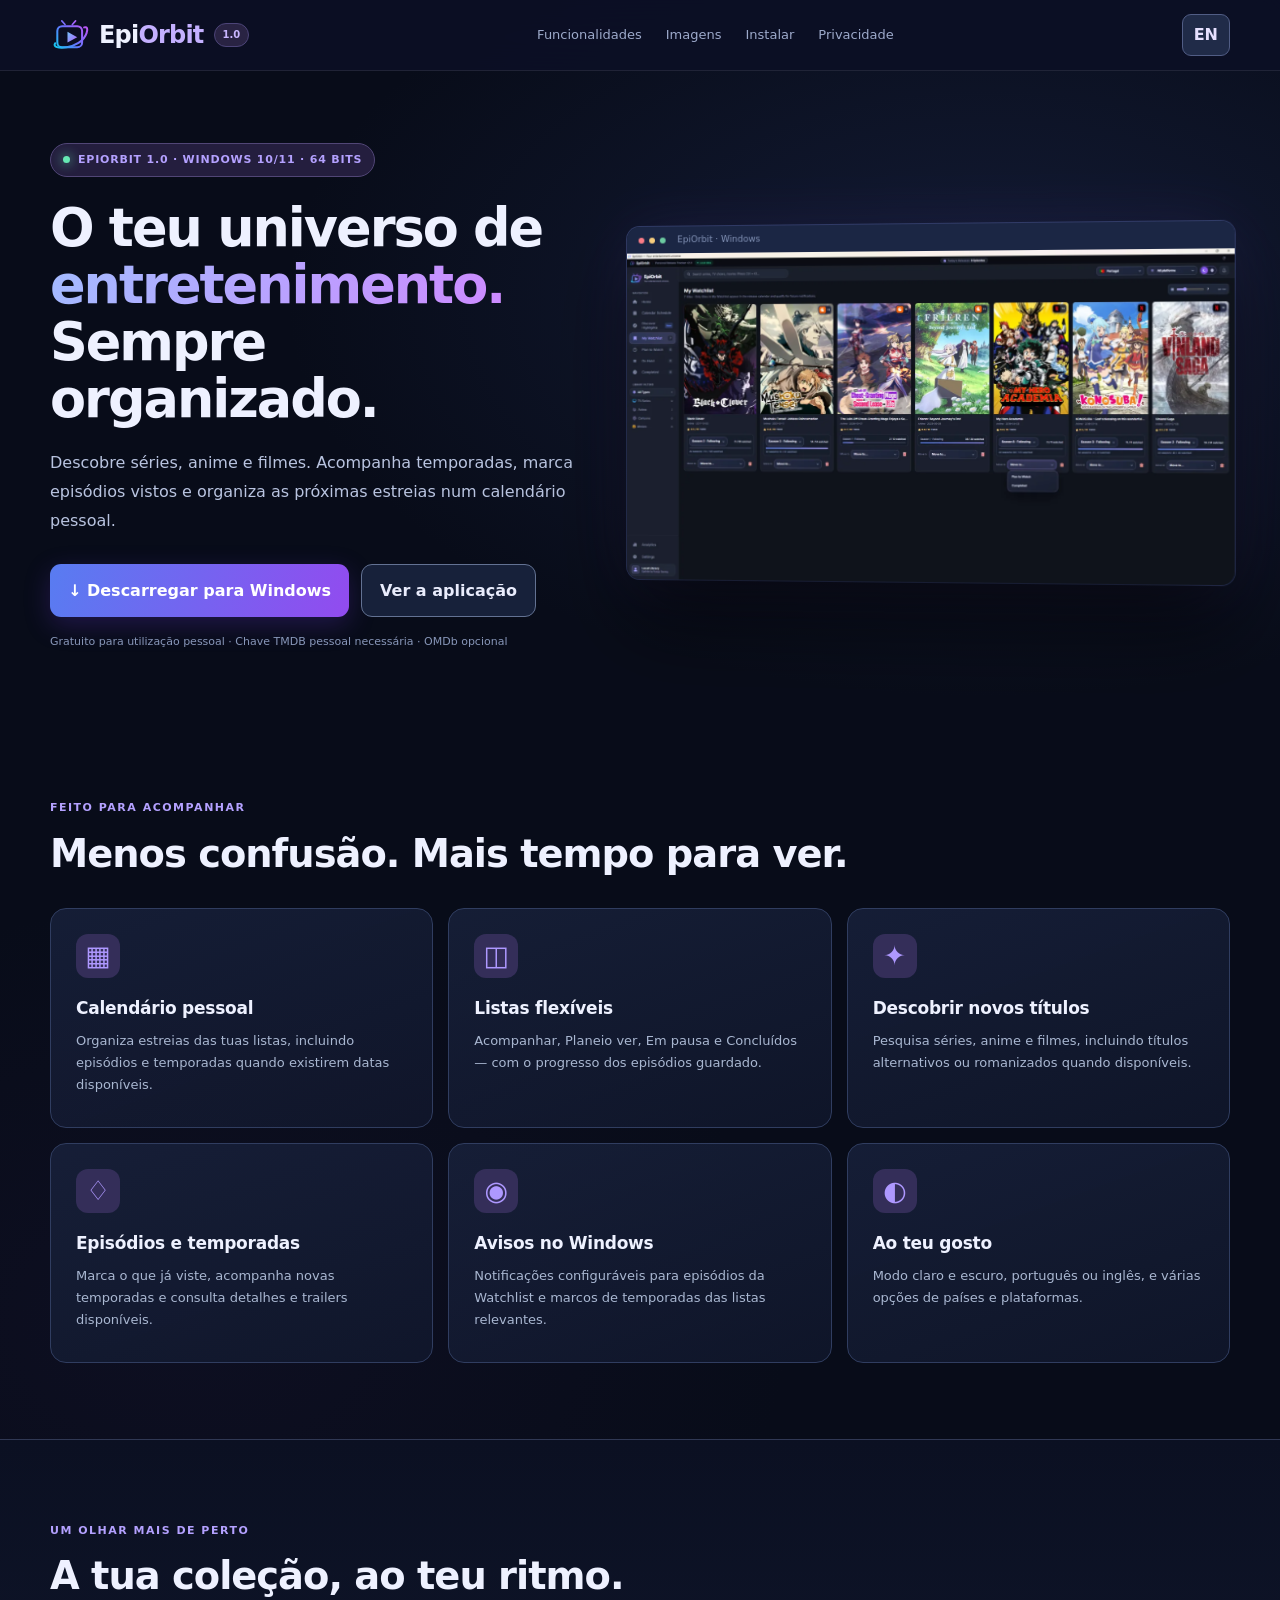
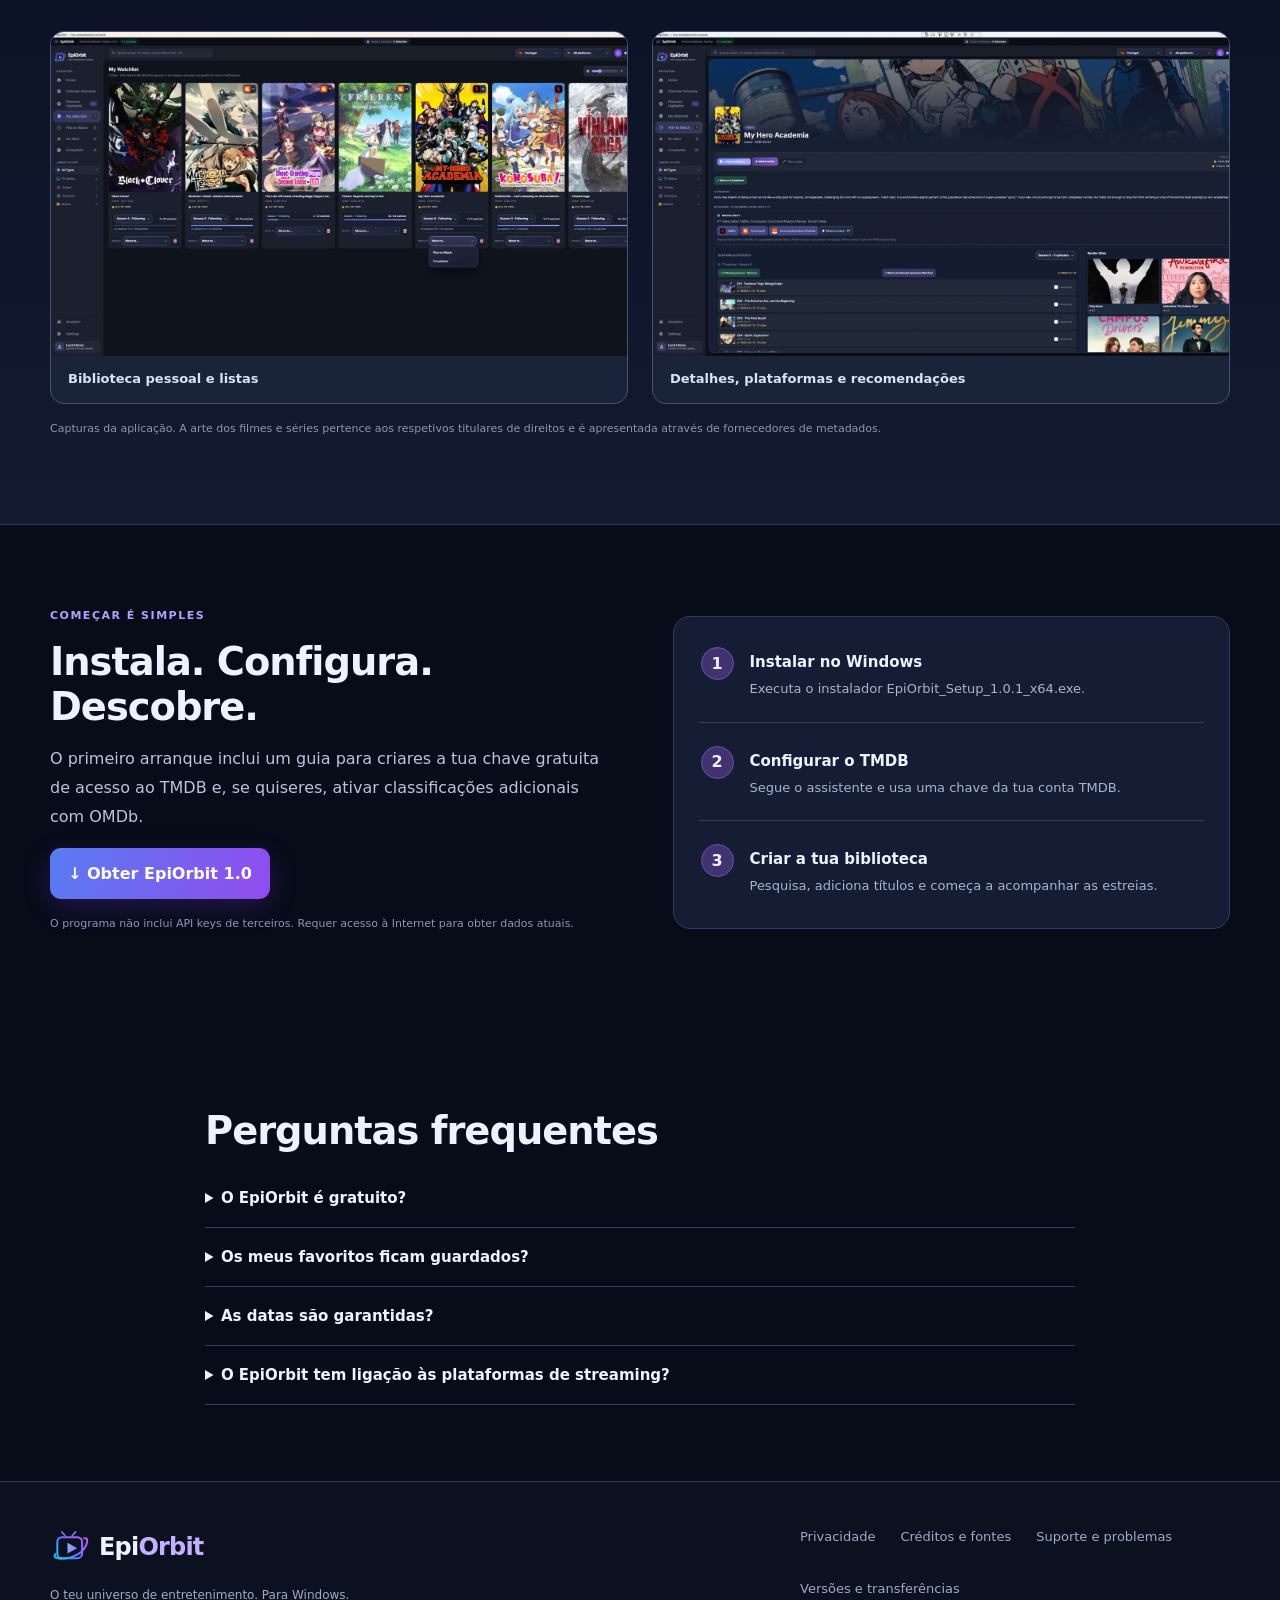
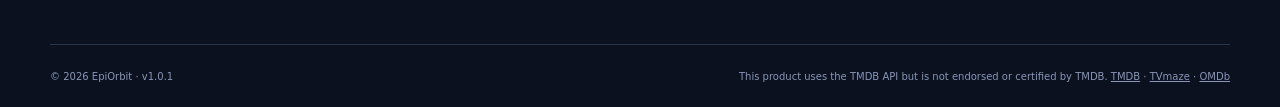
<file: site/index.html>
<!doctype html>
<html lang="pt-PT">
<head>
  <meta charset="utf-8">
  <meta name="viewport" content="width=device-width,initial-scale=1">
  <meta name="description" content="EpiOrbit 1.0 — calendário de estreias e organização de séries, anime e filmes para Windows.">
  <meta name="theme-color" content="#0b1021">
  <meta property="og:title" content="EpiOrbit 1.0 — O teu universo de entretenimento">
  <meta property="og:description" content="Séries, anime, filmes e calendário de estreias num só lugar. Para Windows.">
  <meta property="og:type" content="website">
  <meta property="og:image" content="assets/app-1.webp">
  <title>EpiOrbit 1.0 — TV, séries, anime e filmes</title>
  <link rel="icon" href="assets/epiorbit-icon.png">
  <link rel="stylesheet" href="style.css">
</head>
<body>
<a class="skip" href="#main" data-pt="Saltar para o conteúdo" data-en="Skip to content">Saltar para o conteúdo</a>
<header class="header">
  <div class="container bar">
    <a href="./" class="brand" aria-label="EpiOrbit"><img src="assets/epiorbit-mark.svg" alt=""><span>Epi<span class="orbit">Orbit</span></span><span class="vtag">1.0</span></a>
    <nav aria-label="Menu"><a href="#funcionalidades" data-pt="Funcionalidades" data-en="Features">Funcionalidades</a><a href="#galeria" data-pt="Imagens" data-en="Screenshots">Imagens</a><a href="#instalar" data-pt="Instalar" data-en="Install">Instalar</a><a href="privacy.html" data-pt="Privacidade" data-en="Privacy">Privacidade</a></nav>
    <button id="lang" class="lang" aria-label="Switch language">EN</button>
  </div>
</header>
<main id="main">
  <section class="hero container">
    <div class="hero-copy">
      <span class="eyebrow"><span class="dot"></span><span data-pt="EpiOrbit 1.0 · Windows 10/11 · 64 bits" data-en="EpiOrbit 1.0 · Windows 10/11 · 64-bit">EpiOrbit 1.0 · Windows 10/11 · 64 bits</span></span>
      <h1 data-pt="O teu universo de <em>entretenimento.</em> Sempre organizado." data-en="Your entertainment universe. <em>Always organized.</em>">O teu universo de <em>entretenimento.</em> Sempre organizado.</h1>
      <p class="lead" data-pt="Descobre séries, anime e filmes. Acompanha temporadas, marca episódios vistos e organiza as próximas estreias num calendário pessoal." data-en="Discover TV series, anime and movies. Track seasons, mark episodes as watched and organize upcoming releases in your personal calendar.">Descobre séries, anime e filmes. Acompanha temporadas, marca episódios vistos e organiza as próximas estreias num calendário pessoal.</p>
      <div class="cta"><a class="btn primary" id="download" href="https://github.com/pympzhub/epiorbit-download/releases/download/v1.0.1/EpiOrbit_Setup_1.0.1_x64.exe" data-pt="↓ Descarregar para Windows" data-en="↓ Download for Windows">↓ Descarregar para Windows</a><a class="btn ghost" href="#galeria" data-pt="Ver a aplicação" data-en="Explore the app">Ver a aplicação</a></div>
      <p class="secondary" data-pt="Gratuito para utilização pessoal · Chave TMDB pessoal necessária · OMDb opcional" data-en="Free for personal use · Personal TMDB key required · OMDb optional">Gratuito para utilização pessoal · Chave TMDB pessoal necessária · OMDb opcional</p>
    </div>
    <div class="hero-shot"><div class="shot-chrome"><i></i><i></i><i></i><span>EpiOrbit · Windows</span></div><img src="assets/app-1.webp" alt="Captura real do EpiOrbit no modo escuro, com a biblioteca de séries e anime"></div>
  </section>
  <section id="funcionalidades" class="section container">
    <div class="section-head"><span class="section-label" data-pt="FEITO PARA ACOMPANHAR" data-en="BUILT TO KEEP TRACK">FEITO PARA ACOMPANHAR</span><h2 data-pt="Menos confusão. Mais tempo para ver." data-en="Less searching. More watching.">Menos confusão. Mais tempo para ver.</h2></div>
    <div class="features">
      <article><div class="ico">▦</div><h3 data-pt="Calendário pessoal" data-en="Personal calendar">Calendário pessoal</h3><p data-pt="Organiza estreias das tuas listas, incluindo episódios e temporadas quando existirem datas disponíveis." data-en="See upcoming releases from your lists, including episodes and seasons when dates are available.">Organiza estreias das tuas listas, incluindo episódios e temporadas quando existirem datas disponíveis.</p></article>
      <article><div class="ico">◫</div><h3 data-pt="Listas flexíveis" data-en="Flexible lists">Listas flexíveis</h3><p data-pt="Acompanhar, Planeio ver, Em pausa e Concluídos — com o progresso dos episódios guardado." data-en="Watching, Plan to Watch, On Hold and Completed — with your episode progress saved.">Acompanhar, Planeio ver, Em pausa e Concluídos — com o progresso dos episódios guardado.</p></article>
      <article><div class="ico">✦</div><h3 data-pt="Descobrir novos títulos" data-en="Discover new titles">Descobrir novos títulos</h3><p data-pt="Pesquisa séries, anime e filmes, incluindo títulos alternativos ou romanizados quando disponíveis." data-en="Search TV, anime and movies, including alternative and romanized titles when available.">Pesquisa séries, anime e filmes, incluindo títulos alternativos ou romanizados quando disponíveis.</p></article>
      <article><div class="ico">♢</div><h3 data-pt="Episódios e temporadas" data-en="Episodes and seasons">Episódios e temporadas</h3><p data-pt="Marca o que já viste, acompanha novas temporadas e consulta detalhes e trailers disponíveis." data-en="Mark watched episodes, follow new seasons and explore available details and trailers.">Marca o que já viste, acompanha novas temporadas e consulta detalhes e trailers disponíveis.</p></article>
      <article><div class="ico">◉</div><h3 data-pt="Avisos no Windows" data-en="Windows alerts">Avisos no Windows</h3><p data-pt="Notificações configuráveis para episódios da Watchlist e marcos de temporadas das listas relevantes." data-en="Configurable notifications for Watchlist episodes and season milestones in supported lists.">Notificações configuráveis para episódios da Watchlist e marcos de temporadas das listas relevantes.</p></article>
      <article><div class="ico">◐</div><h3 data-pt="Ao teu gosto" data-en="Made for you">Ao teu gosto</h3><p data-pt="Modo claro e escuro, português ou inglês, e várias opções de países e plataformas." data-en="Light and dark modes, Portuguese or English, plus multiple country and platform options.">Modo claro e escuro, português ou inglês, e várias opções de países e plataformas.</p></article>
    </div>
  </section>
  <section id="galeria" class="section showcase"><div class="container"><div class="section-head"><span class="section-label" data-pt="UM OLHAR MAIS DE PERTO" data-en="A CLOSER LOOK">UM OLHAR MAIS DE PERTO</span><h2 data-pt="A tua coleção, ao teu ritmo." data-en="Your collection, your pace.">A tua coleção, ao teu ritmo.</h2></div><div class="gallery"><figure><img src="assets/app-1.webp" alt="Biblioteca no EpiOrbit em modo escuro" loading="lazy"><figcaption data-pt="Biblioteca pessoal e listas" data-en="Your library and lists">Biblioteca pessoal e listas</figcaption></figure><figure><img src="assets/app-2.webp" alt="Detalhes de um título no EpiOrbit, com plataformas e títulos semelhantes" loading="lazy"><figcaption data-pt="Detalhes, plataformas e recomendações" data-en="Details, platforms and recommendations">Detalhes, plataformas e recomendações</figcaption></figure></div><p class="secondary" data-pt="Capturas da aplicação. A arte dos filmes e séries pertence aos respetivos titulares de direitos e é apresentada através de fornecedores de metadados." data-en="App screenshots. Movie and TV artwork belongs to its respective rights holders and is displayed using metadata providers.">Capturas da aplicação. A arte dos filmes e séries pertence aos respetivos titulares de direitos e é apresentada através de fornecedores de metadados.</p></div></section>
  <section id="instalar" class="section container"><div class="install-grid"><div><span class="section-label" data-pt="COMEÇAR É SIMPLES" data-en="GET STARTED">COMEÇAR É SIMPLES</span><h2 data-pt="Instala. Configura. Descobre." data-en="Install. Set up. Discover.">Instala. Configura. Descobre.</h2><p class="lead" data-pt="O primeiro arranque inclui um guia para criares a tua chave gratuita de acesso ao TMDB e, se quiseres, ativar classificações adicionais com OMDb." data-en="First launch includes a guide to get your free TMDB access key and optionally enable extra ratings through OMDb.">O primeiro arranque inclui um guia para criares a tua chave gratuita de acesso ao TMDB e, se quiseres, ativar classificações adicionais com OMDb.</p><a class="btn primary" href="https://github.com/pympzhub/epiorbit-download/releases/download/v1.0.1/EpiOrbit_Setup_1.0.1_x64.exe" data-pt="↓ Obter EpiOrbit 1.0" data-en="↓ Get EpiOrbit 1.0">↓ Obter EpiOrbit 1.0</a><p class="secondary" data-pt="O programa não inclui API keys de terceiros. Requer acesso à Internet para obter dados atuais." data-en="Third-party API keys are not bundled. Internet access is needed for current data.">O programa não inclui API keys de terceiros. Requer acesso à Internet para obter dados atuais.</p></div><ol class="steps"><li><strong data-pt="Instalar no Windows" data-en="Install on Windows">Instalar no Windows</strong><span data-pt="Executa o instalador EpiOrbit_Setup_1.0.1_x64.exe." data-en="Run EpiOrbit_Setup_1.0.1_x64.exe.">Executa o instalador EpiOrbit_Setup_1.0.1_x64.exe.</span></li><li><strong data-pt="Configurar o TMDB" data-en="Set up TMDB">Configurar o TMDB</strong><span data-pt="Segue o assistente e usa uma chave da tua conta TMDB." data-en="Follow the setup guide using a key from your own TMDB account.">Segue o assistente e usa uma chave da tua conta TMDB.</span></li><li><strong data-pt="Criar a tua biblioteca" data-en="Build your library">Criar a tua biblioteca</strong><span data-pt="Pesquisa, adiciona títulos e começa a acompanhar as estreias." data-en="Search, save titles and start tracking releases.">Pesquisa, adiciona títulos e começa a acompanhar as estreias.</span></li></ol></div></section>
  <section class="section container"><div class="faq"><h2 data-pt="Perguntas frequentes" data-en="Frequently asked questions">Perguntas frequentes</h2><details><summary data-pt="O EpiOrbit é gratuito?" data-en="Is EpiOrbit free?">O EpiOrbit é gratuito?</summary><p data-pt="Esta versão é disponibilizada gratuitamente para utilização pessoal e não comercial. O acesso às APIs tem condições próprias; a chave TMDB é criada pelo utilizador." data-en="This version is offered free for personal, non-commercial use. API providers have their own terms; users obtain their own TMDB key.">Esta versão é disponibilizada gratuitamente para utilização pessoal e não comercial. O acesso às APIs tem condições próprias; a chave TMDB é criada pelo utilizador.</p></details><details><summary data-pt="Os meus favoritos ficam guardados?" data-en="Are my lists saved?">Os meus favoritos ficam guardados?</summary><p data-pt="As listas e o progresso são guardados localmente no Windows. É recomendável fazer cópias de segurança antes de mudar de computador." data-en="Lists and progress are stored locally on Windows. Make a backup before switching computers.">As listas e o progresso são guardados localmente no Windows. É recomendável fazer cópias de segurança antes de mudar de computador.</p></details><details><summary data-pt="As datas são garantidas?" data-en="Are release dates guaranteed?">As datas são garantidas?</summary><p data-pt="Não. As datas e a disponibilidade dependem dos fornecedores de dados e podem mudar. O país selecionado não garante acesso ao conteúdo em todas as plataformas." data-en="No. Dates and availability rely on external metadata providers and can change. Selecting a country does not guarantee availability on every platform.">Não. As datas e a disponibilidade dependem dos fornecedores de dados e podem mudar. O país selecionado não garante acesso ao conteúdo em todas as plataformas.</p></details><details><summary data-pt="O EpiOrbit tem ligação às plataformas de streaming?" data-en="Does EpiOrbit connect to streaming subscriptions?">O EpiOrbit tem ligação às plataformas de streaming?</summary><p data-pt="A aplicação mostra informação de disponibilidade, mas não substitui as subscrições, não faz streaming de conteúdos e não contorna restrições regionais." data-en="The app displays availability information, but it does not replace subscriptions, stream content or bypass regional restrictions.">A aplicação mostra informação de disponibilidade, mas não substitui as subscrições, não faz streaming de conteúdos e não contorna restrições regionais.</p></details></div></section>
</main>
<footer class="footer"><div class="container footer-grid"><div><a href="./" class="brand"><img src="assets/epiorbit-mark.svg" alt=""><span>Epi<span class="orbit">Orbit</span></span></a><p data-pt="O teu universo de entretenimento. Para Windows." data-en="Your entertainment universe. For Windows.">O teu universo de entretenimento. Para Windows.</p></div><div class="footer-links"><a href="privacy.html" data-pt="Privacidade" data-en="Privacy">Privacidade</a><a href="credits.html" data-pt="Créditos e fontes" data-en="Credits and sources">Créditos e fontes</a><a href="https://github.com/pympzhub/epiorbit-download/issues" data-pt="Suporte e problemas" data-en="Support and issues">Suporte e problemas</a><a href="https://github.com/pympzhub/epiorbit-download/releases/tag/v1.0.1" data-pt="Versões e transferências" data-en="Releases and downloads">Versões e transferências</a></div></div><div class="container bottom"><small>© 2026 EpiOrbit · v1.0.1</small><small>This product uses the TMDB API but is not endorsed or certified by TMDB. <a href="https://www.themoviedb.org">TMDB</a> · <a href="https://www.tvmaze.com/api">TVmaze</a> · <a href="https://www.omdbapi.com/">OMDb</a></small></div></footer>
<script src="main.js"></script>
</body></html>
</file>
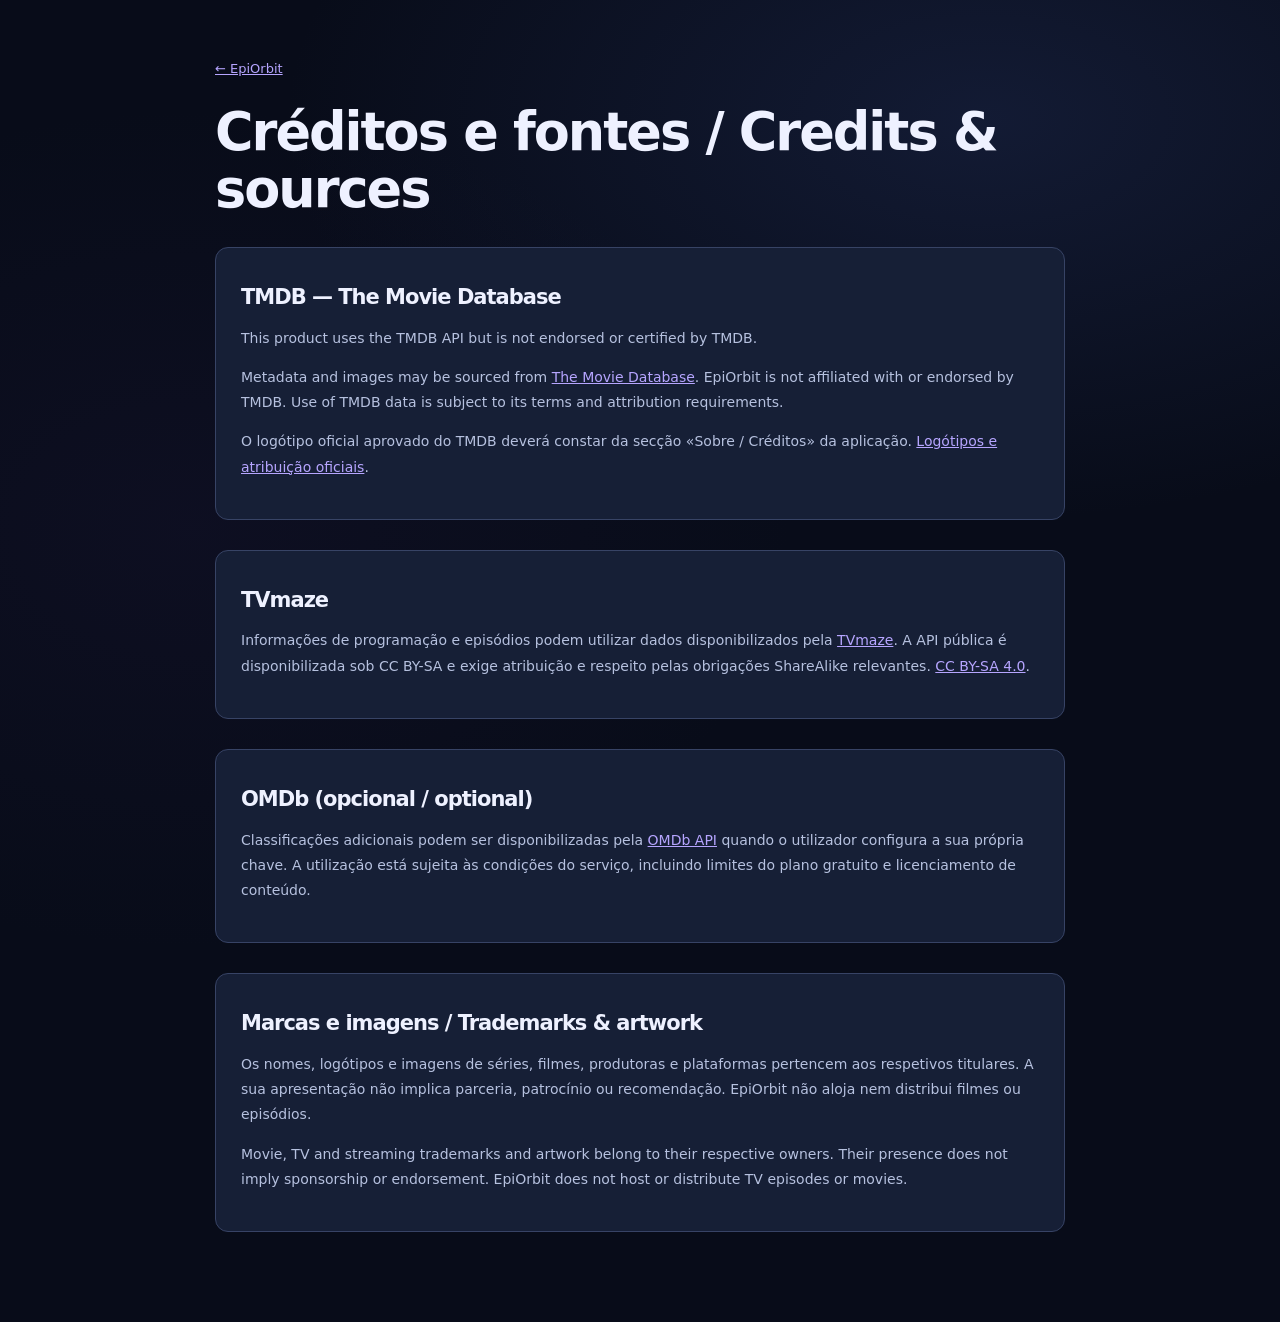
<file: site/credits.html>
<!doctype html><html lang="pt-PT"><head><meta charset="utf-8"><meta name="viewport" content="width=device-width,initial-scale=1"><title>Créditos e fontes — EpiOrbit</title><link rel="stylesheet" href="style.css"></head><body><main class="legal"><a class="backlink" href="index.html">← EpiOrbit</a><h1>Créditos e fontes / Credits &amp; sources</h1><section><h2>TMDB — The Movie Database</h2><p>This product uses the TMDB API but is not endorsed or certified by TMDB.</p><p>Metadata and images may be sourced from <a href="https://www.themoviedb.org">The Movie Database</a>. EpiOrbit is not affiliated with or endorsed by TMDB. Use of TMDB data is subject to its terms and attribution requirements.</p><p>O logótipo oficial aprovado do TMDB deverá constar da secção «Sobre / Créditos» da aplicação. <a href="https://www.themoviedb.org/about/logos-attribution">Logótipos e atribuição oficiais</a>.</p></section><section><h2>TVmaze</h2><p>Informações de programação e episódios podem utilizar dados disponibilizados pela <a href="https://www.tvmaze.com/api">TVmaze</a>. A API pública é disponibilizada sob CC BY-SA e exige atribuição e respeito pelas obrigações ShareAlike relevantes. <a href="https://creativecommons.org/licenses/by-sa/4.0/">CC BY-SA 4.0</a>.</p></section><section><h2>OMDb (opcional / optional)</h2><p>Classificações adicionais podem ser disponibilizadas pela <a href="https://www.omdbapi.com/">OMDb API</a> quando o utilizador configura a sua própria chave. A utilização está sujeita às condições do serviço, incluindo limites do plano gratuito e licenciamento de conteúdo.</p></section><section><h2>Marcas e imagens / Trademarks &amp; artwork</h2><p>Os nomes, logótipos e imagens de séries, filmes, produtoras e plataformas pertencem aos respetivos titulares. A sua apresentação não implica parceria, patrocínio ou recomendação. EpiOrbit não aloja nem distribui filmes ou episódios.</p><p>Movie, TV and streaming trademarks and artwork belong to their respective owners. Their presence does not imply sponsorship or endorsement. EpiOrbit does not host or distribute TV episodes or movies.</p></section></main></body></html>
</file>
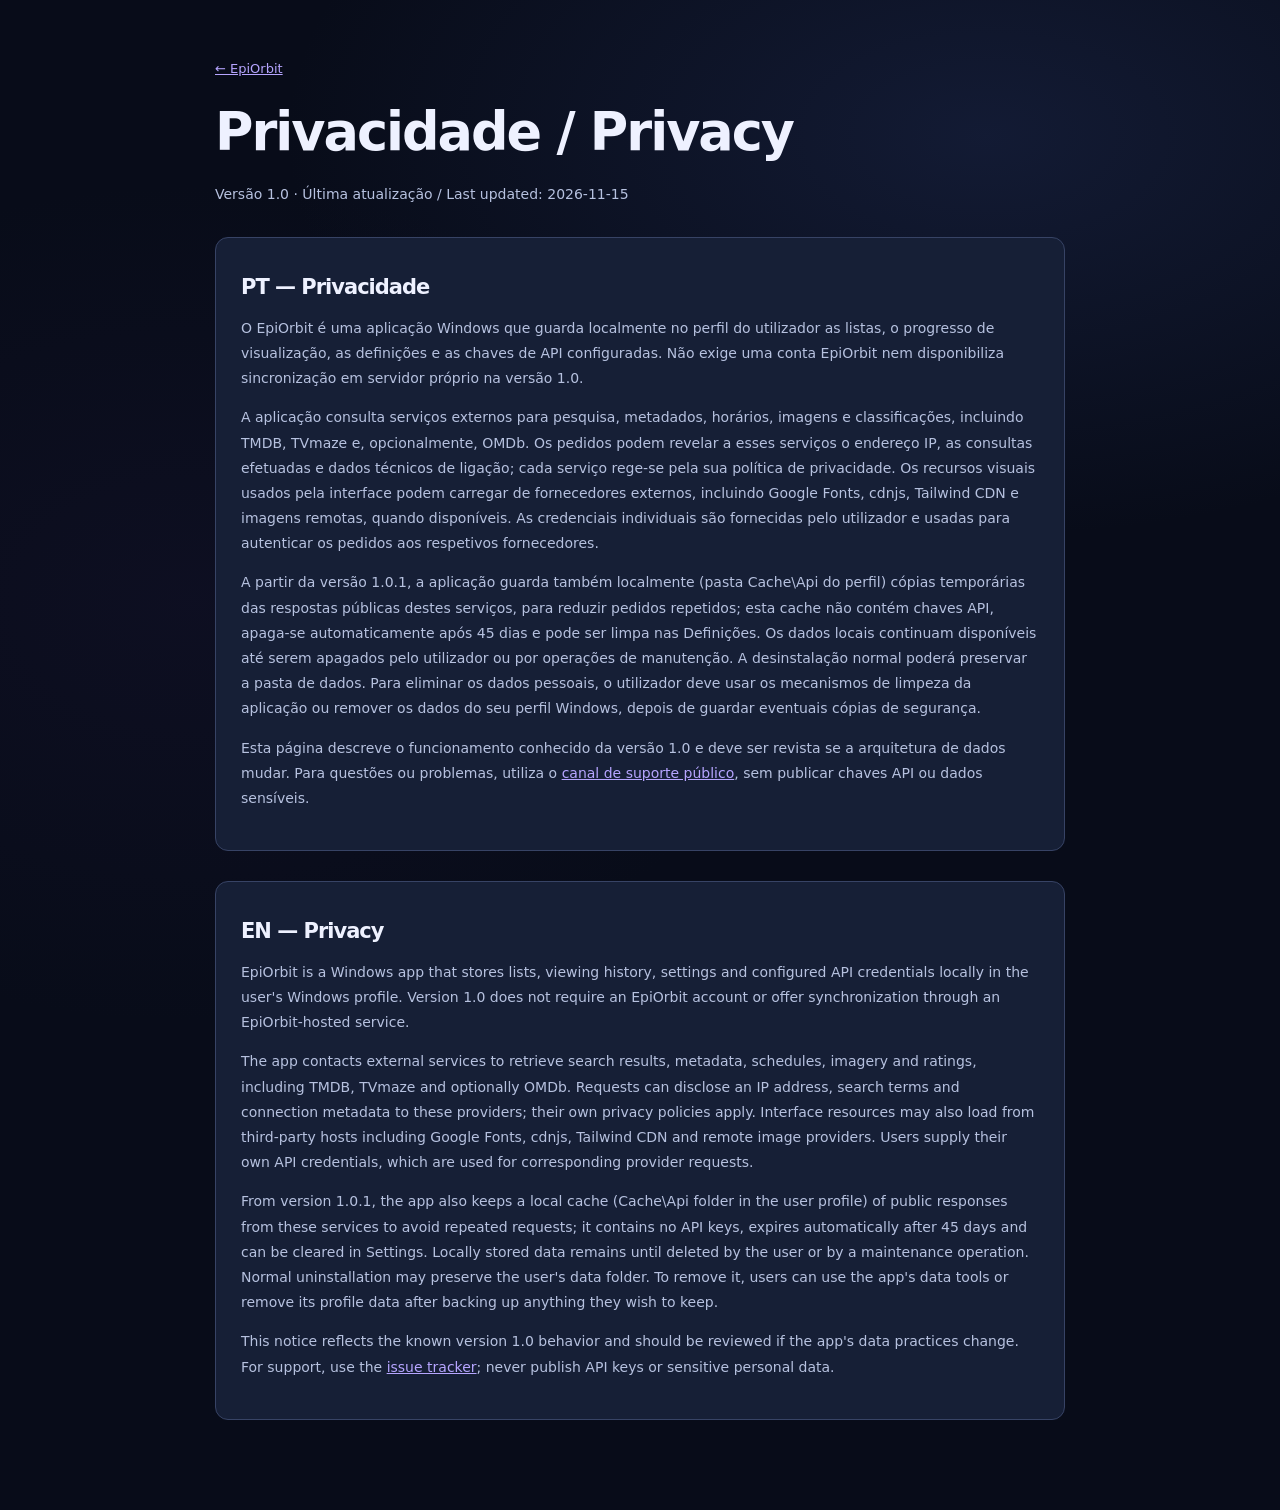
<file: site/privacy.html>
<!doctype html><html lang="pt-PT"><head><meta charset="utf-8"><meta name="viewport" content="width=device-width,initial-scale=1"><title>Privacidade — EpiOrbit</title><link rel="stylesheet" href="style.css"></head><body><main class="legal"><a class="backlink" href="index.html">← EpiOrbit</a><h1>Privacidade / Privacy</h1><p class="secondary">Versão 1.0 · Última atualização / Last updated: 2026-11-15</p><section><h2>PT — Privacidade</h2><p>O EpiOrbit é uma aplicação Windows que guarda localmente no perfil do utilizador as listas, o progresso de visualização, as definições e as chaves de API configuradas. Não exige uma conta EpiOrbit nem disponibiliza sincronização em servidor próprio na versão 1.0.</p><p>A aplicação consulta serviços externos para pesquisa, metadados, horários, imagens e classificações, incluindo TMDB, TVmaze e, opcionalmente, OMDb. Os pedidos podem revelar a esses serviços o endereço IP, as consultas efetuadas e dados técnicos de ligação; cada serviço rege-se pela sua política de privacidade. Os recursos visuais usados pela interface podem carregar de fornecedores externos, incluindo Google Fonts, cdnjs, Tailwind CDN e imagens remotas, quando disponíveis. As credenciais individuais são fornecidas pelo utilizador e usadas para autenticar os pedidos aos respetivos fornecedores.</p><p>A partir da versão 1.0.1, a aplicação guarda também localmente (pasta Cache\Api do perfil) cópias temporárias das respostas públicas destes serviços, para reduzir pedidos repetidos; esta cache não contém chaves API, apaga-se automaticamente após 45 dias e pode ser limpa nas Definições. Os dados locais continuam disponíveis até serem apagados pelo utilizador ou por operações de manutenção. A desinstalação normal poderá preservar a pasta de dados. Para eliminar os dados pessoais, o utilizador deve usar os mecanismos de limpeza da aplicação ou remover os dados do seu perfil Windows, depois de guardar eventuais cópias de segurança.</p><p>Esta página descreve o funcionamento conhecido da versão 1.0 e deve ser revista se a arquitetura de dados mudar. Para questões ou problemas, utiliza o <a href="https://github.com/pympzhub/epiorbit-download/issues">canal de suporte público</a>, sem publicar chaves API ou dados sensíveis.</p></section><section><h2>EN — Privacy</h2><p>EpiOrbit is a Windows app that stores lists, viewing history, settings and configured API credentials locally in the user's Windows profile. Version 1.0 does not require an EpiOrbit account or offer synchronization through an EpiOrbit-hosted service.</p><p>The app contacts external services to retrieve search results, metadata, schedules, imagery and ratings, including TMDB, TVmaze and optionally OMDb. Requests can disclose an IP address, search terms and connection metadata to these providers; their own privacy policies apply. Interface resources may also load from third-party hosts including Google Fonts, cdnjs, Tailwind CDN and remote image providers. Users supply their own API credentials, which are used for corresponding provider requests.</p><p>From version 1.0.1, the app also keeps a local cache (Cache\Api folder in the user profile) of public responses from these services to avoid repeated requests; it contains no API keys, expires automatically after 45 days and can be cleared in Settings. Locally stored data remains until deleted by the user or by a maintenance operation. Normal uninstallation may preserve the user's data folder. To remove it, users can use the app's data tools or remove its profile data after backing up anything they wish to keep.</p><p>This notice reflects the known version 1.0 behavior and should be reviewed if the app's data practices change. For support, use the <a href="https://github.com/pympzhub/epiorbit-download/issues">issue tracker</a>; never publish API keys or sensitive personal data.</p></section></main></body></html>
</file>
<file: site/style.css>
:root{--bg:#080c19;--surface:#121a30;--surface2:#1a2340;--border:#303d60;--text:#eef1ff;--muted:#9daacb;--violet:#a475ff;--blue:#648cff;--green:#66e8b3}*{box-sizing:border-box}html{scroll-behavior:smooth}body{margin:0;font-family:Inter,system-ui,-apple-system,'Segoe UI',sans-serif;color:var(--text);background:radial-gradient(ellipse 700px 400px at 77% 9%,#23315d65,transparent),radial-gradient(ellipse 600px 420px at 15% 40%,#241a4433,transparent),var(--bg);line-height:1.6}a{color:inherit;text-decoration:none}button{font:inherit;cursor:pointer}.container{width:min(1180px,calc(100% - 44px));margin:auto}.skip{position:absolute;left:-10000px}.skip:focus{left:20px;top:20px;z-index:100;background:white;color:black;padding:12px}.header{position:sticky;top:0;z-index:30;background:#0c1025ed;border-bottom:1px solid #ffffff16;backdrop-filter:blur(18px)}.bar{height:70px;display:flex;justify-content:space-between;align-items:center;gap:28px}.brand{display:inline-flex;align-items:center;gap:10px;font-size:24px;font-weight:800;letter-spacing:-.8px;white-space:nowrap}.brand img{width:39px;height:39px;object-fit:contain}.orbit{color:#c4b0ff}.vtag{font-size:10px;padding:3px 8px;border:1px solid #4c4478;border-radius:50px;background:#292343;color:#c9b6ff;letter-spacing:0}nav{display:flex;gap:24px}nav a,.footer-links a{font-size:13px;color:var(--muted)}nav a:hover,.footer-links a:hover{color:#fff}.lang{background:#202b48;color:#e6e0ff;border:1px solid #515d85;border-radius:9px;padding:7px 11px;font-weight:750}.hero{min-height:565px;padding-top:72px;padding-bottom:55px;display:grid;grid-template-columns:1fr 1.15fr;align-items:center;gap:42px}.eyebrow,.section-label{color:#b4a1ff;text-transform:uppercase;letter-spacing:1.5px;font-weight:750;font-size:11px}.eyebrow{display:inline-flex;align-items:center;gap:8px;border:1px solid #514676;background:#241e3e;padding:7px 12px;border-radius:30px;letter-spacing:.8px}.dot{width:7px;height:7px;background:var(--green);box-shadow:0 0 12px var(--green);border-radius:50%}h1{font-size:clamp(38px,4.1vw,65px);line-height:1.09;letter-spacing:-2px;margin:22px 0 22px}h1 em{font-style:normal;background:linear-gradient(110deg,#a3bbff,#cd8aff);background-clip:text;-webkit-background-clip:text;color:transparent}h2{font-size:clamp(27px,3vw,41px);line-height:1.18;letter-spacing:-1px;margin:12px 0 16px}h3{letter-spacing:-.25px}.lead{color:#b9c4e0;font-size:16px;line-height:1.8;max-width:600px}.cta{display:flex;gap:12px;flex-wrap:wrap;margin:28px 0 12px}.btn{border-radius:11px;padding:13px 18px;font-weight:760;display:inline-flex;align-items:center;justify-content:center;gap:8px;min-height:47px}.btn.primary{background:linear-gradient(108deg,#587cf1,#924bef);color:white;box-shadow:0 8px 26px #6434cf44}.btn.primary:hover{filter:brightness(1.15)}.btn.ghost{border:1px solid #637293;background:#17213a;color:#e9ecfc}.btn.ghost:hover{background:#263457}.secondary{font-size:11px;color:#8897b9;margin-top:16px}.hero-shot{position:relative;transform:perspective(1200px) rotateY(-4deg);box-shadow:0 45px 85px #0009,0 0 0 1px #586bb077,0 0 65px #5d4db52c;border-radius:13px;overflow:hidden;background:#111a30}.hero-shot img{width:100%;display:block;max-height:395px;object-fit:cover;object-position:0 0}.shot-chrome{height:27px;display:flex;align-items:center;gap:5px;padding:0 12px;background:#1b2644;color:#8595b9;font-size:9px}.shot-chrome i{width:6px;height:6px;border-radius:50%;background:#8191b7}.shot-chrome i:first-child{background:#fa7c86}.shot-chrome i:nth-child(2){background:#f7cd7d}.shot-chrome i:nth-child(3){background:#6ccba1}.shot-chrome span{margin-left:7px}.section{padding-top:76px;padding-bottom:76px}.section-head{margin-bottom:32px}.features{display:grid;grid-template-columns:repeat(3,minmax(0,1fr));gap:15px}.features article{background:linear-gradient(160deg,#1a2440bb,#11182ebf);border:1px solid var(--border);border-radius:16px;padding:25px;min-height:220px}.features article:hover{border-color:#786cb1}.ico{font-size:27px;color:#ae98ff;display:flex;width:44px;height:44px;align-items:center;justify-content:center;background:#342e59;border-radius:12px}.features h3{margin:17px 0 8px;font-size:17px}.features p{color:#a9b7d1;font-size:13px;line-height:1.7;margin:0}.showcase{background:linear-gradient(180deg,#0b1022,#131b32);border-top:1px solid #303854;border-bottom:1px solid #303854}.gallery{display:grid;grid-template-columns:1fr 1fr;gap:24px}.gallery figure{border:1px solid #445479;border-radius:14px;overflow:hidden;background:#19233a;margin:0}.gallery img{width:100%;aspect-ratio:16/9;object-fit:cover;object-position:top left;display:block}.gallery figcaption{font-weight:650;color:#d8e2f9;font-size:13px;padding:13px 17px}.install-grid{display:grid;grid-template-columns:1fr 1fr;gap:65px;align-items:center}.steps{list-style:none;margin:0;padding:25px;background:#141d33;border:1px solid var(--border);border-radius:17px;counter-reset:step}.steps li{counter-increment:step;display:flex;flex-direction:column;position:relative;padding:8px 4px 22px 51px;margin:0 0 18px;border-bottom:1px solid #35415e}.steps li:last-child{margin:0;padding-bottom:6px;border:0}.steps li:before{content:counter(step);position:absolute;top:5px;left:2px;border:1px solid #6855a1;background:#413272;width:31px;height:31px;border-radius:50%;display:grid;place-items:center;font-weight:750}.steps strong{font-size:15px}.steps span{font-size:13px;color:#a7b5d1;margin-top:5px}.faq{max-width:870px;margin:0 auto}.faq details{border-bottom:1px solid #35405c;padding:17px 0}.faq summary{cursor:pointer;font-size:15px;font-weight:650}.faq p{color:#abbad5;font-size:13px;line-height:1.8}.footer{border-top:1px solid #303d58;background:#0c1120;padding:45px 0 22px}.footer-grid{display:flex;justify-content:space-between;gap:40px}.footer-grid p{font-size:12px;color:#9caccc}.footer-links{display:flex;align-items:flex-start;flex-wrap:wrap;gap:14px 25px;max-width:430px}.bottom{padding-top:24px;margin-top:27px;border-top:1px solid #27344d;display:flex;justify-content:space-between;gap:16px;color:#8796b6;flex-wrap:wrap}.bottom small{font-size:10px}.bottom a{text-decoration:underline}.legal{max-width:900px;margin:55px auto 90px;padding:0 25px}.legal section{margin-top:30px;padding:25px;border:1px solid #374365;background:#161f36;border-radius:13px}.legal p,.legal li{font-size:14px;color:#b6c1df;line-height:1.8}.legal a{color:#b6a5ff;text-decoration:underline}.legal h2{font-size:21px}.callout{padding:13px;background:#29223b;border:1px solid #5a4778;border-radius:8px}.backlink{font-size:13px;color:#bdaaff}@media(max-width:980px){.bar{gap:14px}nav{gap:10px}nav a{font-size:11px}.hero{grid-template-columns:1fr;padding-top:45px}.hero-shot{transform:none}.features{grid-template-columns:repeat(2,minmax(0,1fr))}.install-grid{gap:25px}}@media(max-width:640px){.container{width:min(100% - 30px,1180px)}.bar{height:auto;min-height:63px;flex-wrap:wrap;padding:10px 0}nav{order:3;width:100%;overflow:auto;white-space:nowrap;padding:5px 0;gap:15px}.hero{padding:45px 0}.features,.gallery,.install-grid{grid-template-columns:1fr}.features article{min-height:0;padding:20px}.section{padding:48px 0}.hero-shot img{max-height:300px}.footer-grid{flex-direction:column}.footer-links{gap:12px}.btn{width:100%}.cta{flex-direction:column}}
</file>
